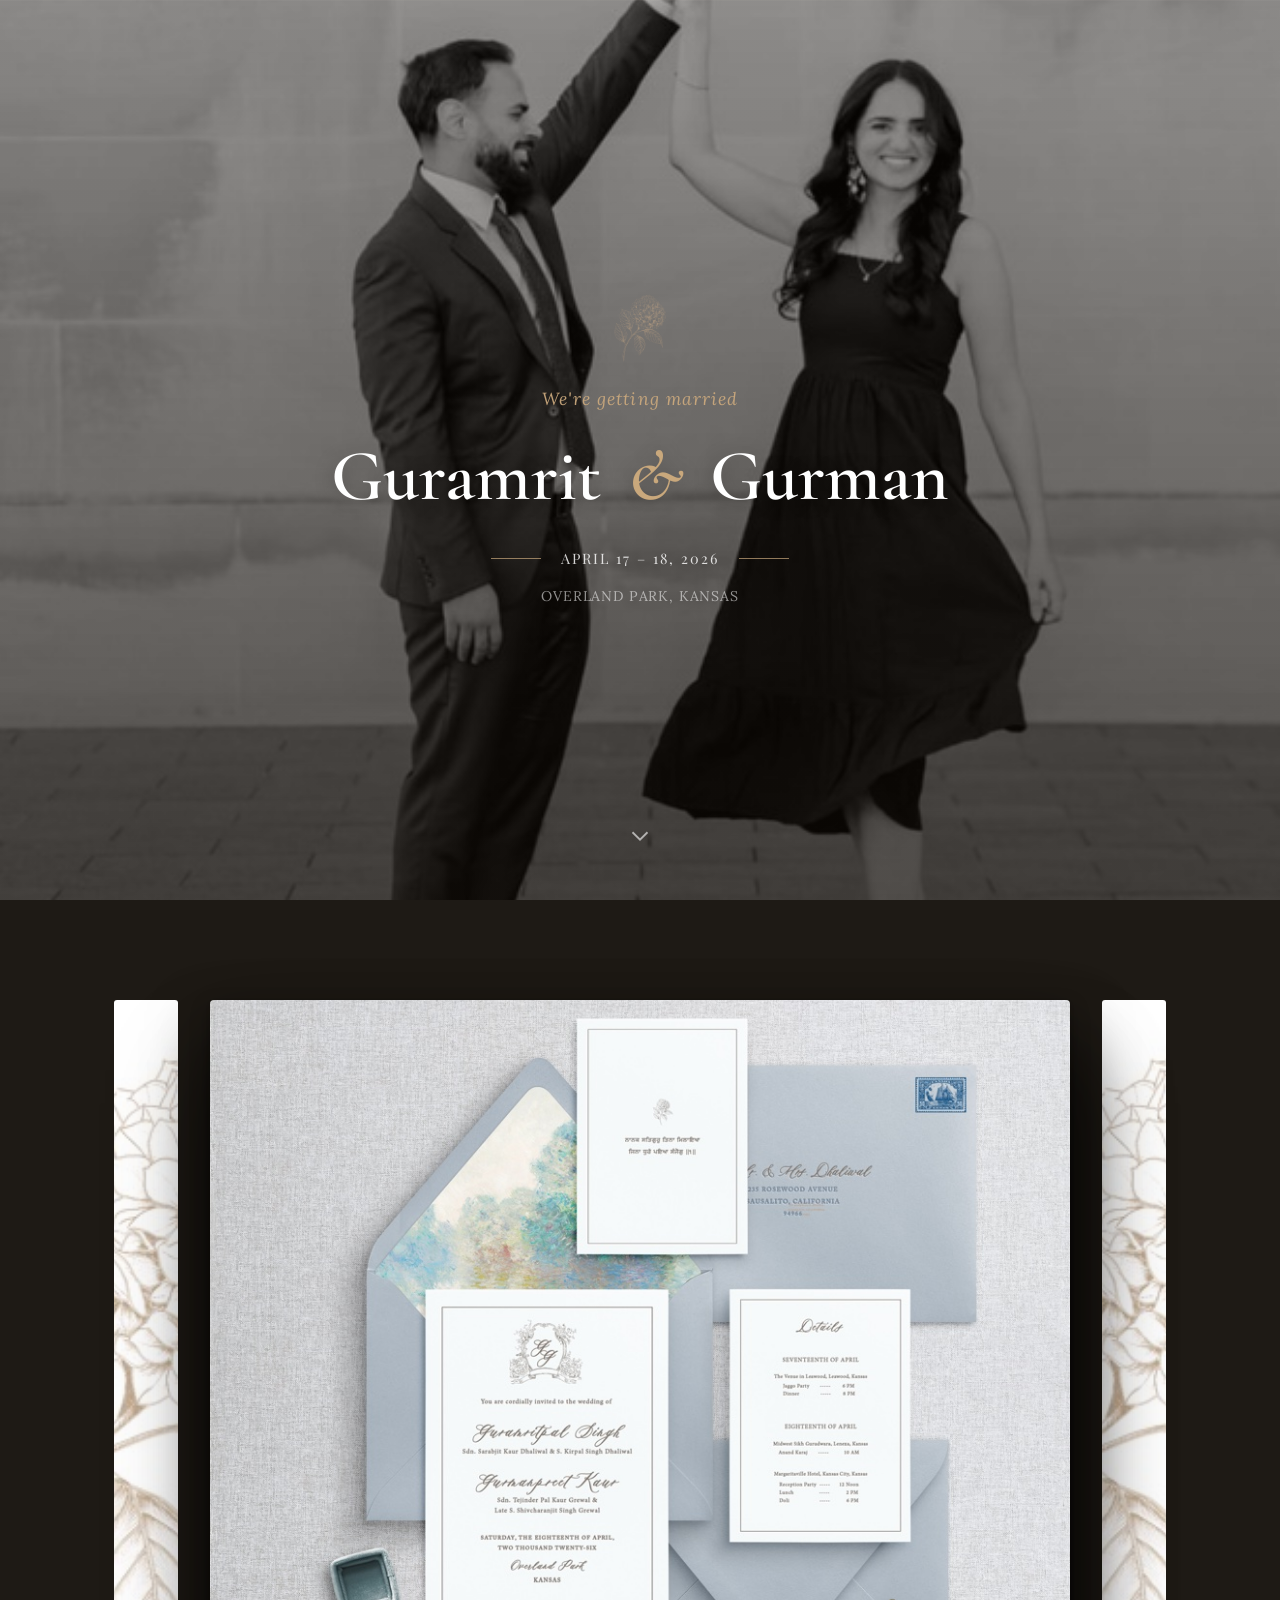
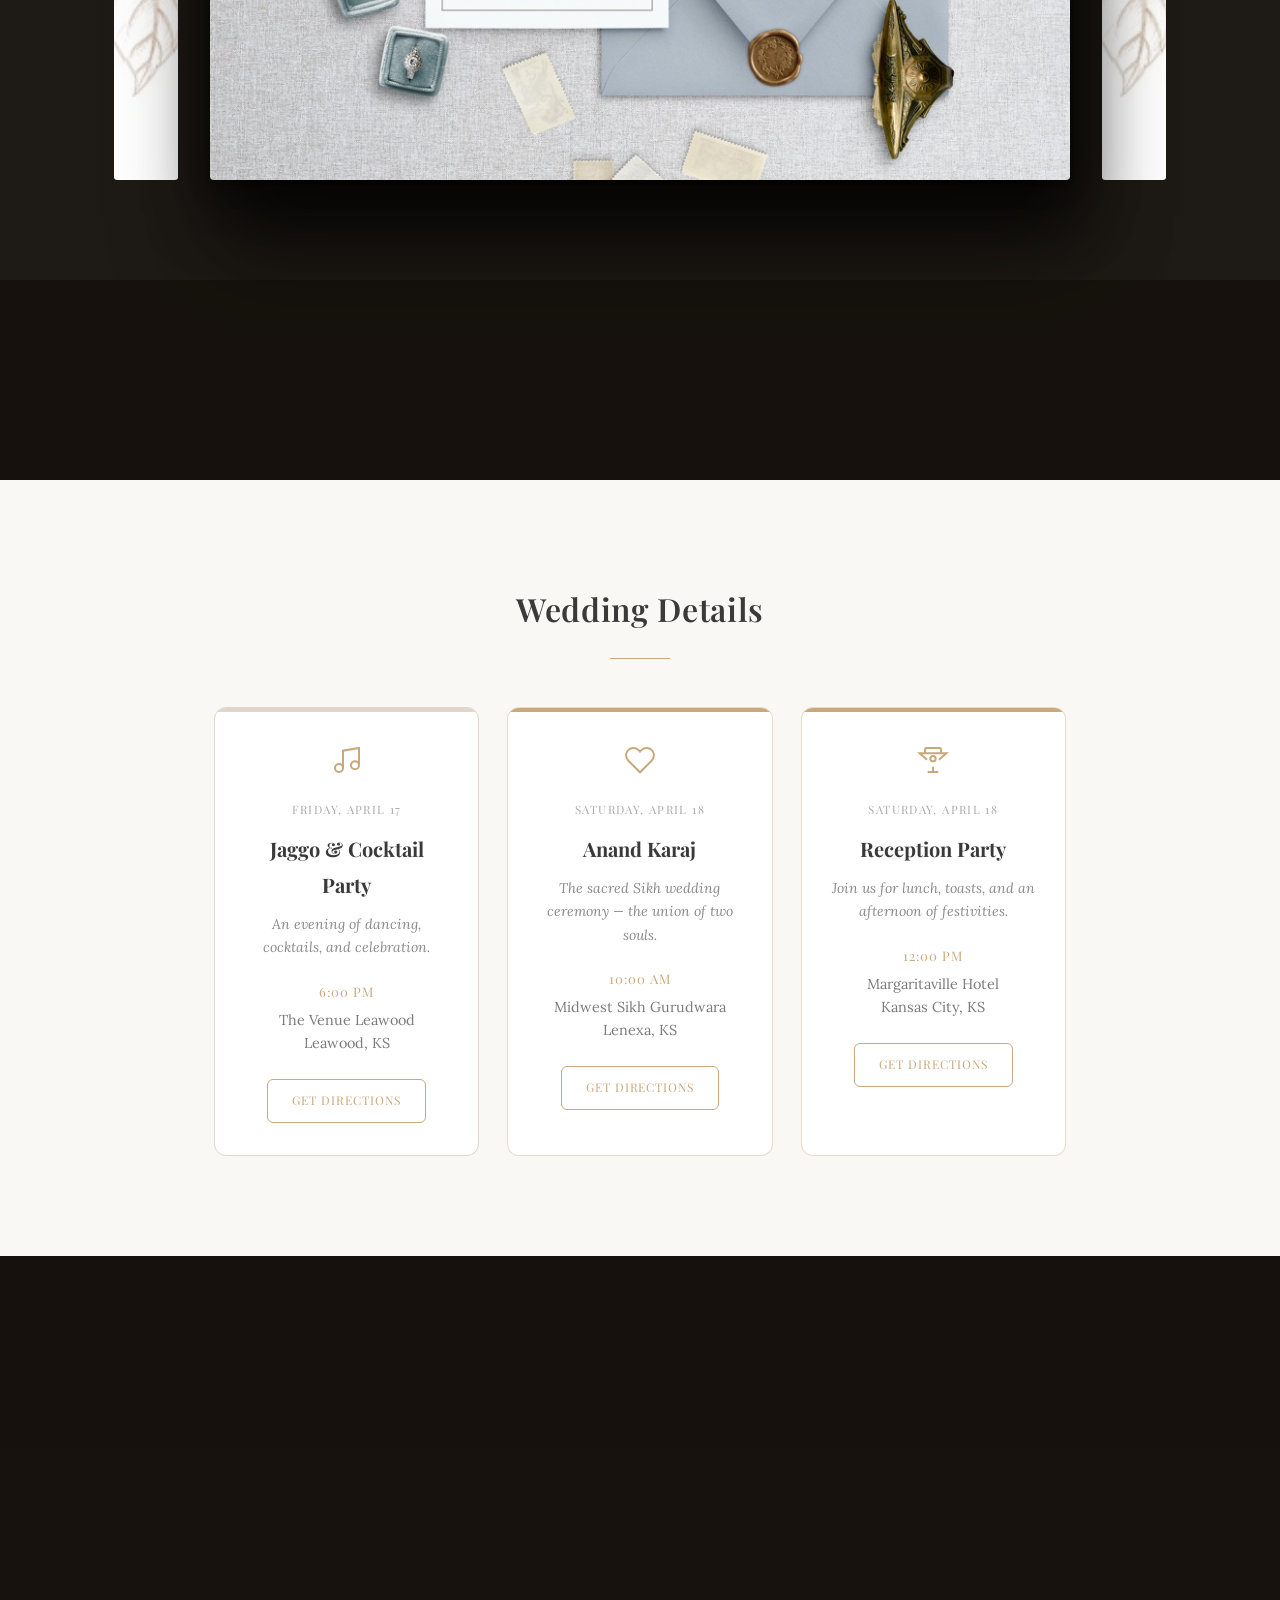
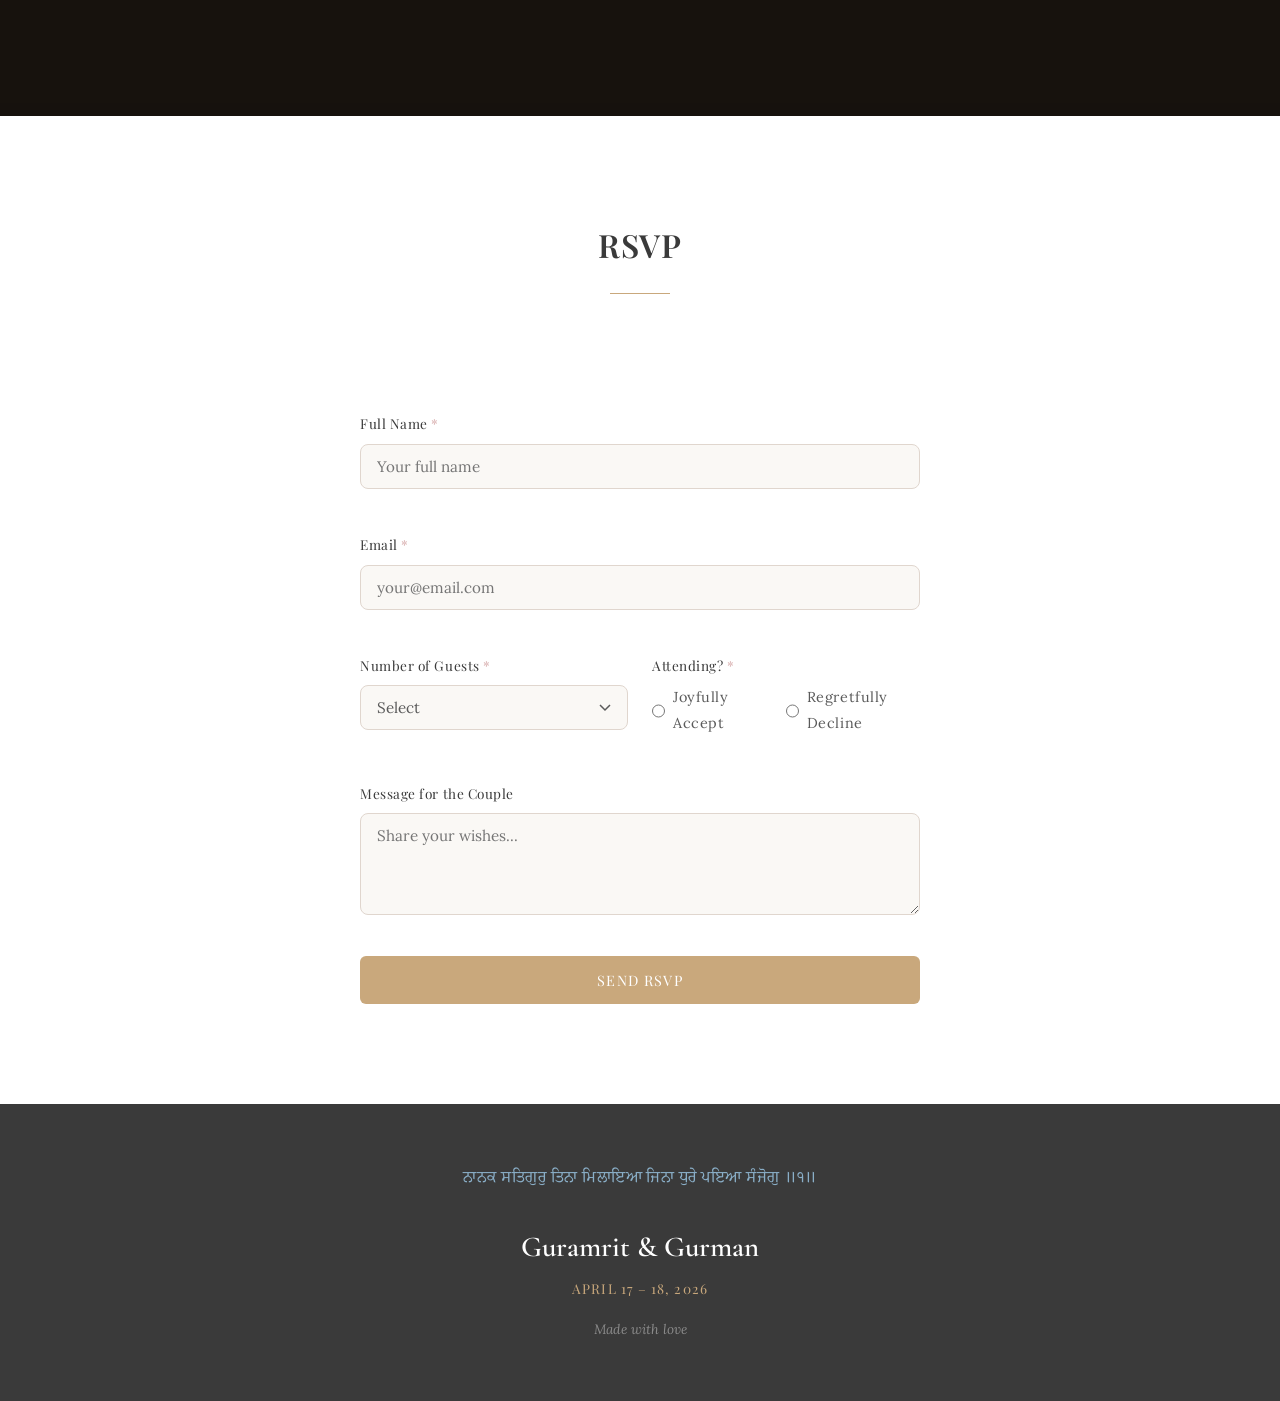
<file: index.html>
<!DOCTYPE html>
<html lang="en">
<head>
  <meta charset="UTF-8">
  <meta name="viewport" content="width=device-width, initial-scale=1.0">
  <title>Guramrit & Gurman — Wedding Invitation</title>
  <link rel="preconnect" href="https://fonts.googleapis.com">
  <link rel="preconnect" href="https://fonts.gstatic.com" crossorigin>
  <link href="https://fonts.googleapis.com/css2?family=Cormorant+Garamond:ital,wght@0,400;0,600;1,400&family=Lora:ital,wght@0,400;0,600;1,400&family=Noto+Serif+Gurmukhi:wght@400&family=Playfair+Display:wght@400;600;700&display=swap" rel="stylesheet">
  <link rel="stylesheet" href="css/style.css">
</head>
<body>
  <div class="bg-fixed"></div>

  <!-- Navigation -->
  <nav class="nav" id="nav">
    <ul>
<li><a href="#details">Details</a></li>
      <li><a href="#rsvp">RSVP</a></li>
    </ul>
  </nav>

  <!-- 1. Hero -->
  <section class="hero" id="hero">
    <div class="hero-content">
      <img src="images/32.png" alt="" class="hero-flower" aria-hidden="true">
      <p class="hero-tagline">We're getting married</p>
      <h1 class="hero-names">Guramrit <span class="amp">&amp;</span> Gurman</h1>
      <div class="hero-date">
        <span class="hero-date-line"></span>
        <span>April 17 &ndash; 18, 2026</span>
        <span class="hero-date-line"></span>
      </div>
      <p class="hero-venue">Overland Park, Kansas</p>
    </div>
    <a href="#story" class="scroll-indicator" aria-label="Scroll down">
      <svg width="30" height="30" viewBox="0 0 24 24" fill="none" stroke="currentColor" stroke-width="1.5">
        <polyline points="6 9 12 15 18 9"></polyline>
      </svg>
    </a>
  </section>


  <!-- 2. Invitation Suite -->
  <div class="invitation-suite" id="invitation">
    <div class="invitation-side-block">
      <picture>
        <source media="(max-width: 768px)" srcset="images/32-mobile.jpg">
        <img src="images/32-desktop.jpg" alt="" aria-hidden="true">
      </picture>
    </div>
    <div class="invitation-suite-card fade-in" id="invitationCard">
      <picture>
        <source media="(max-width: 768px)" srcset="images/custom-invitation-mobile.jpg">
        <img src="images/custom-invitation-desktop.jpg" alt="Wedding invitation suite">
      </picture>
    </div>
    <div class="invitation-side-block">
      <picture>
        <source media="(max-width: 768px)" srcset="images/32-mobile.jpg">
        <img src="images/32-desktop.jpg" alt="" aria-hidden="true">
      </picture>
    </div>
  </div>

  <!-- Photo Peek -->
  <div class="photo-peek"></div>

  <!-- 3. Wedding Details -->
  <section class="section section-ivory" id="details">
    <div class="container">
      <h2 class="section-title">Wedding Details</h2>
      <div class="divider"></div>
      <div class="venues-grid fade-in">

        <div class="venue-card">
          <div class="venue-card-top-bar"></div>
          <div class="venue-icon">
            <svg width="32" height="32" viewBox="0 0 24 24" fill="none" stroke="currentColor" stroke-width="1.5">
              <path d="M9 18V5l12-2v13"></path>
              <circle cx="6" cy="18" r="3"></circle>
              <circle cx="18" cy="16" r="3"></circle>
            </svg>
          </div>
          <div class="venue-day">Friday, April 17</div>
          <h3>Jaggo &amp; Cocktail Party</h3>
          <p class="venue-desc">An evening of dancing, cocktails, and celebration.</p>
          <p class="venue-time">6:00 PM</p>
          <p class="venue-address">The Venue Leawood<br>Leawood, KS</p>
          <a href="https://maps.google.com/?q=The+Venue+Leawood+Kansas" target="_blank" rel="noopener" class="btn btn-outline btn-sm">Get Directions</a>
        </div>

        <div class="venue-card venue-card-highlight">
          <div class="venue-card-top-bar"></div>
          <div class="venue-icon">
            <svg width="32" height="32" viewBox="0 0 24 24" fill="none" stroke="currentColor" stroke-width="1.5">
              <path d="M20.84 4.61a5.5 5.5 0 0 0-7.78 0L12 5.67l-1.06-1.06a5.5 5.5 0 0 0-7.78 7.78l1.06 1.06L12 21.23l7.78-7.78 1.06-1.06a5.5 5.5 0 0 0 0-7.78z"></path>
            </svg>
          </div>
          <div class="venue-day">Saturday, April 18</div>
          <h3>Anand Karaj</h3>
          <p class="venue-desc">The sacred Sikh wedding ceremony — the union of two souls.</p>
          <p class="venue-time">10:00 AM</p>
          <p class="venue-address">Midwest Sikh Gurudwara<br>Lenexa, KS</p>
          <a href="https://maps.google.com/?q=Midwest+Sikh+Gurudwara+Lenexa+Kansas" target="_blank" rel="noopener" class="btn btn-outline btn-sm">Get Directions</a>
        </div>

        <div class="venue-card venue-card-highlight">
          <div class="venue-card-top-bar"></div>
          <div class="venue-icon">
            <svg width="32" height="32" viewBox="0 0 24 24" fill="none" stroke="currentColor" stroke-width="1.5">
              <path d="M8 21h8m-4-4v4m-4.5-9.25L2 7h20l-5.5 4.75M6 7V4a1 1 0 0 1 1-1h10a1 1 0 0 1 1 1v3"></path>
              <circle cx="12" cy="11" r="2"></circle>
            </svg>
          </div>
          <div class="venue-day">Saturday, April 18</div>
          <h3>Reception Party</h3>
          <p class="venue-desc">Join us for lunch, toasts, and an afternoon of festivities.</p>
          <p class="venue-time">12:00 PM</p>
          <p class="venue-address">Margaritaville Hotel<br>Kansas City, KS</p>
          <a href="https://maps.google.com/?q=Margaritaville+Hotel+Kansas+City+Kansas" target="_blank" rel="noopener" class="btn btn-outline btn-sm">Get Directions</a>
        </div>

      </div>
    </div>
  </section>

  <!-- Photo Band -->
  <div class="photo-band"></div>

  <!-- 7. RSVP -->
  <section class="section section-white" id="rsvp">
    <div class="container">
      <h2 class="section-title">RSVP</h2>
      <div class="divider"></div>
      <p class="rsvp-subtitle fade-in">Kindly respond by March 26, 2026</p>
      <form class="rsvp-form fade-in" id="rsvpForm" novalidate>
        <div class="form-group">
          <label for="name">Full Name <span class="required">*</span></label>
          <input type="text" id="name" name="name" required placeholder="Your full name">
          <span class="error-msg" id="nameError"></span>
        </div>
        <div class="form-group">
          <label for="email">Email <span class="required">*</span></label>
          <input type="email" id="email" name="email" required placeholder="your@email.com">
          <span class="error-msg" id="emailError"></span>
        </div>
        <div class="form-row">
          <div class="form-group">
            <label for="guests">Number of Guests <span class="required">*</span></label>
            <select id="guests" name="guests" required>
              <option value="">Select</option>
              <option value="1">1</option>
              <option value="2">2</option>
              <option value="3">3</option>
              <option value="4">4</option>
              <option value="5">5</option>
              <option value="6">6</option>
            </select>
            <span class="error-msg" id="guestsError"></span>
          </div>
          <div class="form-group">
            <label>Attending? <span class="required">*</span></label>
            <div class="radio-group">
              <label class="radio-label">
                <input type="radio" name="attending" value="yes" required>
                <span>Joyfully Accept</span>
              </label>
              <label class="radio-label">
                <input type="radio" name="attending" value="no" required>
                <span>Regretfully Decline</span>
              </label>
            </div>
            <span class="error-msg" id="attendingError"></span>
          </div>
        </div>
        <div class="form-group">
          <label for="message">Message for the Couple</label>
          <textarea id="message" name="message" rows="4" placeholder="Share your wishes..."></textarea>
        </div>
        <button type="submit" class="btn btn-primary">Send RSVP</button>
      </form>
      <div class="rsvp-success" id="rsvpSuccess">
        <div class="success-icon">
          <svg width="48" height="48" viewBox="0 0 24 24" fill="none" stroke="currentColor" stroke-width="1.5">
            <path d="M22 11.08V12a10 10 0 1 1-5.93-9.14"></path>
            <polyline points="22 4 12 14.01 9 11.01"></polyline>
          </svg>
        </div>
        <h3>Thank You!</h3>
        <p>Your RSVP has been received. We can't wait to celebrate with you!</p>
      </div>
    </div>
  </section>

  <!-- 8. Footer -->
  <footer class="footer">
    <p class="footer-shabad">ਨਾਨਕ ਸਤਿਗੁਰੁ ਤਿਨਾ ਮਿਲਾਇਆ ਜਿਨਾ ਧੁਰੇ ਪਇਆ ਸੰਜੋਗੁ ॥੧॥</p>
    <p class="footer-names">Guramrit &amp; Gurman</p>
    <p class="footer-date">April 17 &ndash; 18, 2026</p>
    <p class="footer-love">Made with love</p>
  </footer>

  <!-- Lightbox -->
  <div class="lightbox" id="lightbox">
    <button class="lightbox-close" id="lightboxClose" aria-label="Close">&times;</button>
    <img src="images/custom-invitation-desktop.jpg" alt="Wedding invitation suite" class="lightbox-img">
  </div>

  <script src="js/script.js"></script>
</body>
</html>
</file>
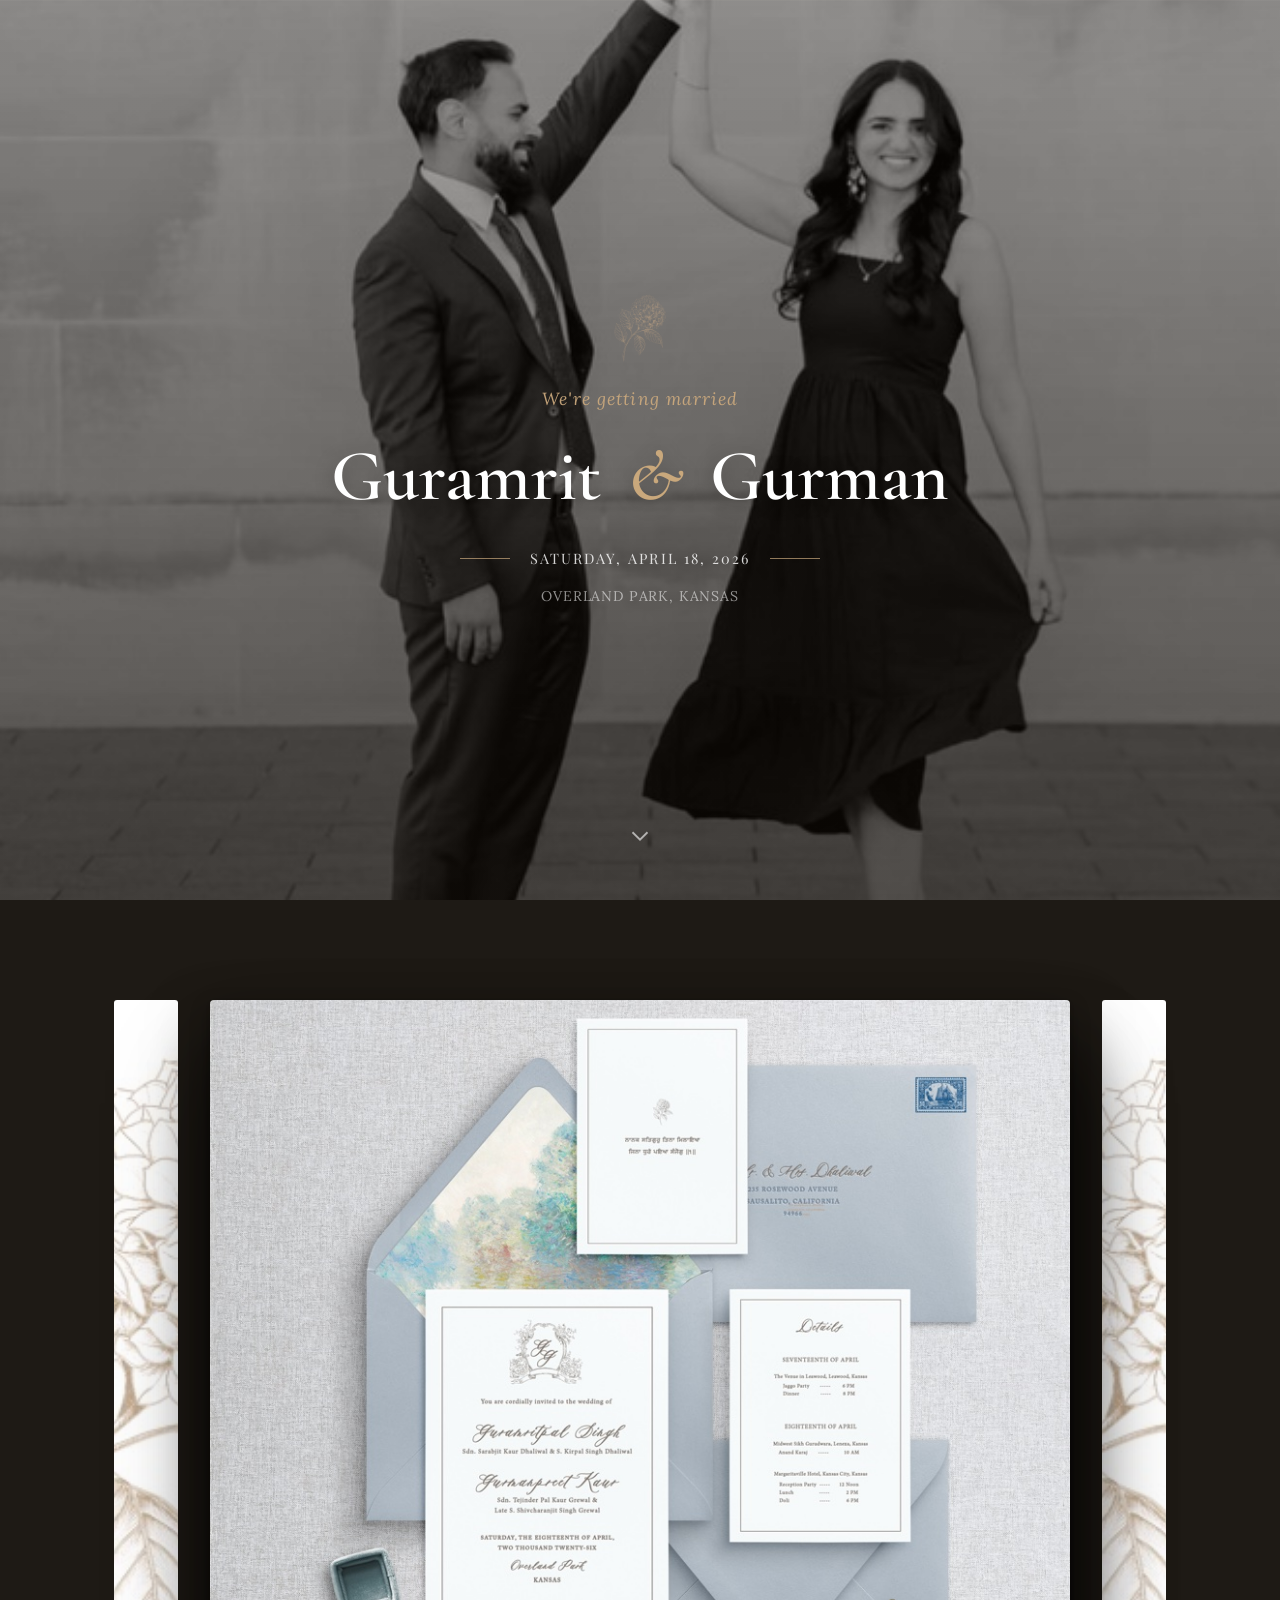
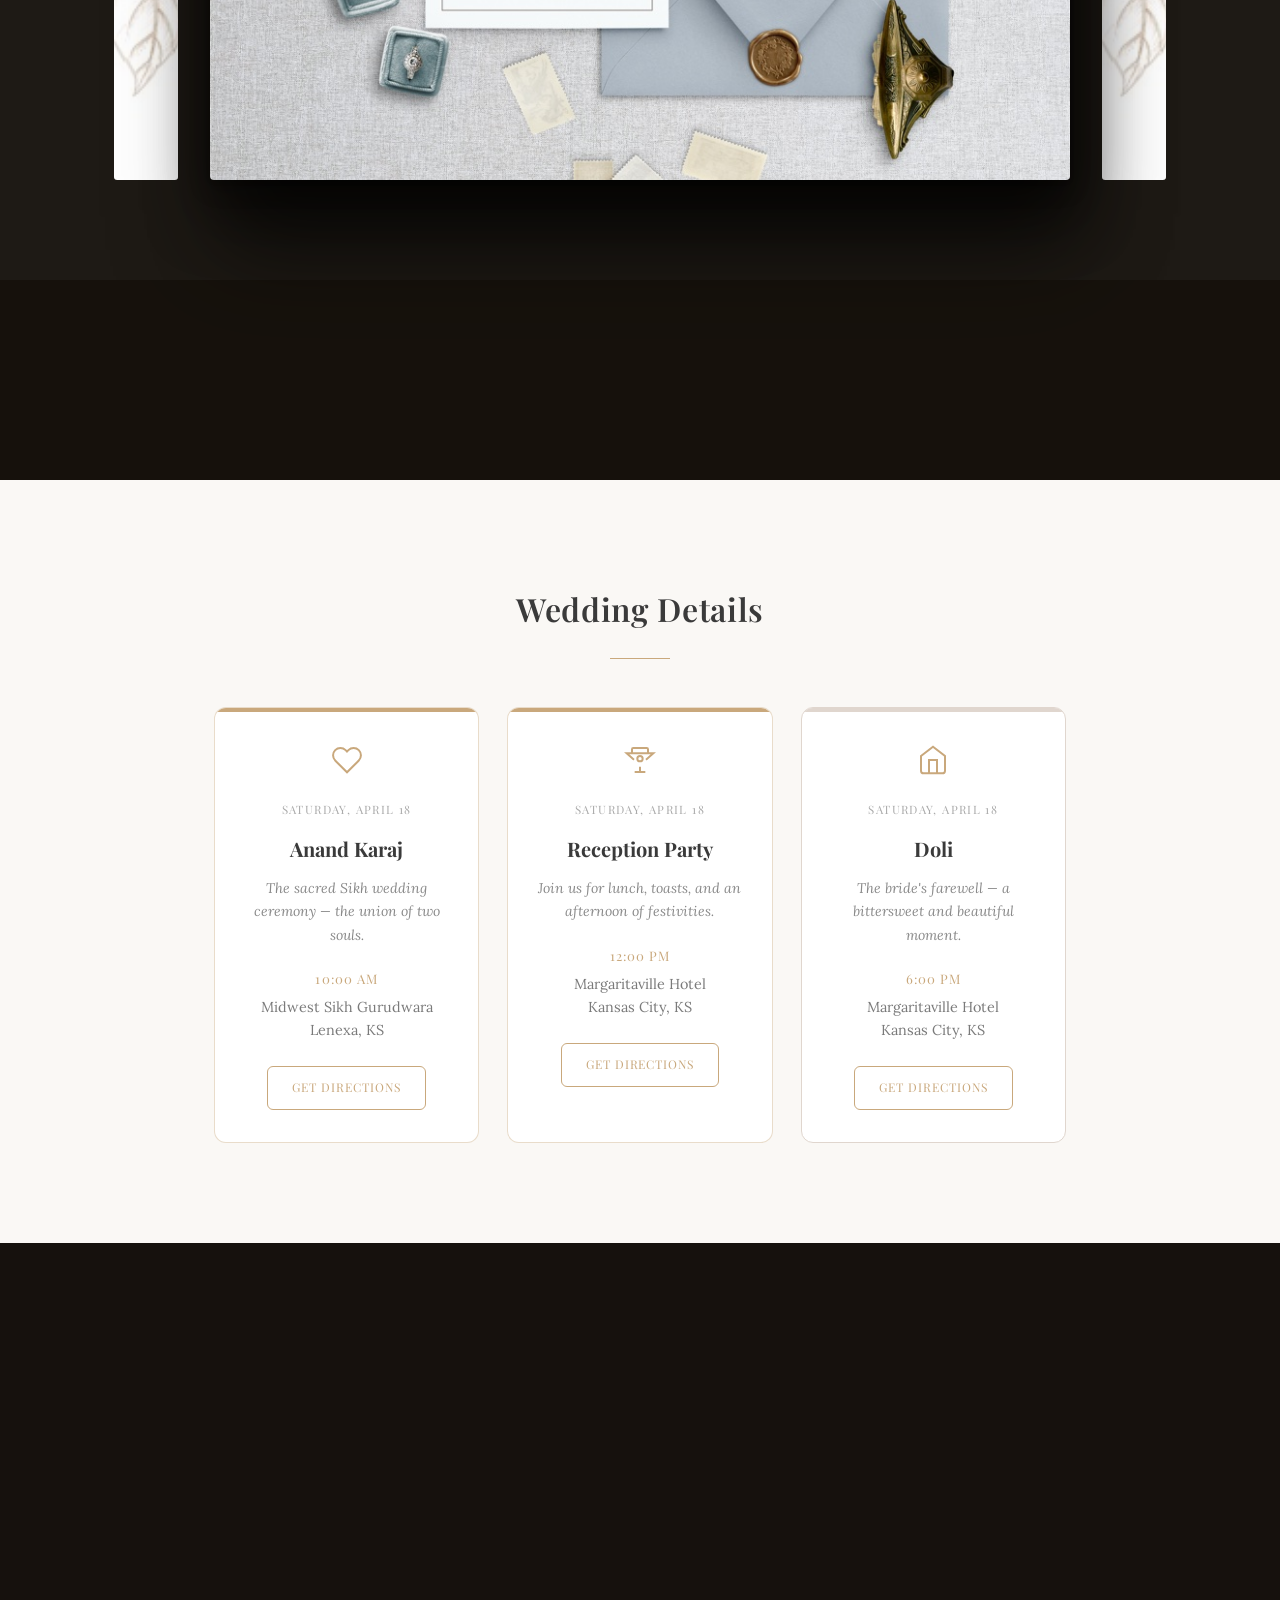
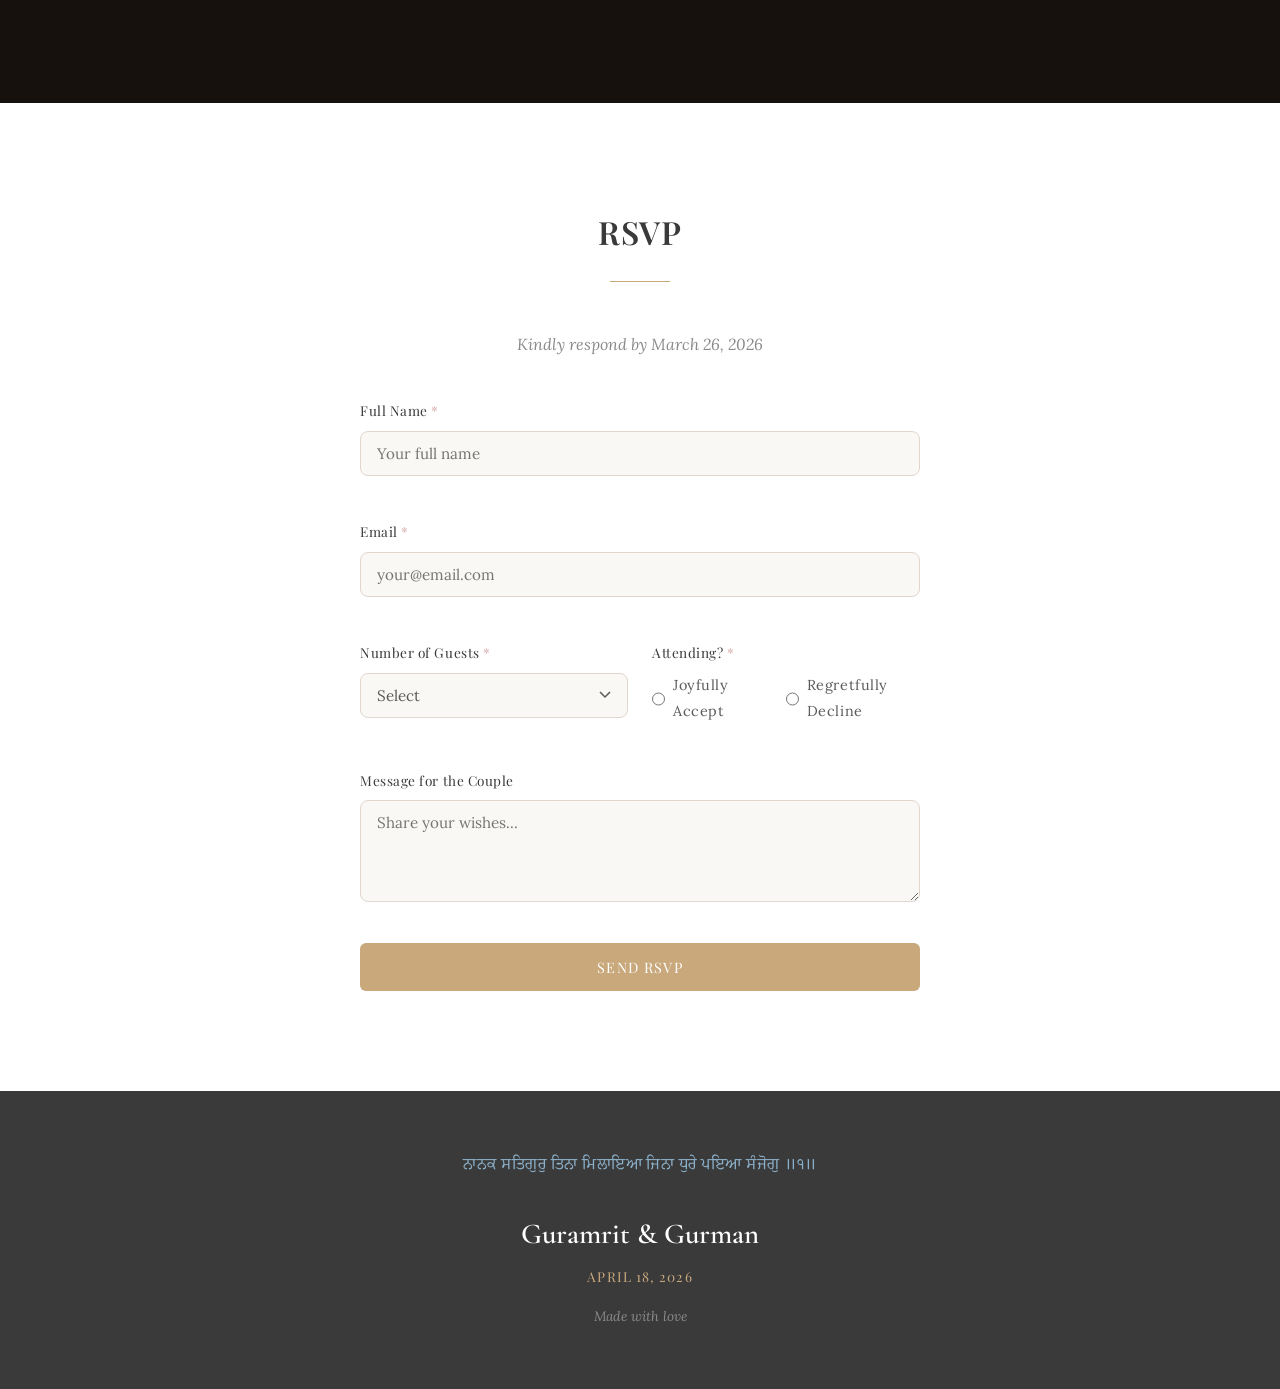
<file: ceremony.html>
<!DOCTYPE html>
<html lang="en">
<head>
  <meta charset="UTF-8">
  <meta name="viewport" content="width=device-width, initial-scale=1.0">
  <title>Guramrit & Gurman — Wedding Ceremony</title>
  <link rel="preconnect" href="https://fonts.googleapis.com">
  <link rel="preconnect" href="https://fonts.gstatic.com" crossorigin>
  <link href="https://fonts.googleapis.com/css2?family=Cormorant+Garamond:ital,wght@0,400;0,600;1,400&family=Lora:ital,wght@0,400;0,600;1,400&family=Noto+Serif+Gurmukhi:wght@400&family=Playfair+Display:wght@400;600;700&display=swap" rel="stylesheet">
  <link rel="stylesheet" href="css/style.css">
</head>
<body>
  <div class="bg-fixed"></div>

  <!-- Navigation -->
  <nav class="nav" id="nav">
    <ul>
      <li><a href="#invitation">Invitation</a></li>
      <li><a href="#details">Details</a></li>
      <li><a href="#rsvp">RSVP</a></li>
    </ul>
  </nav>

  <!-- 1. Hero -->
  <section class="hero" id="hero">
    <div class="hero-content">
      <img src="images/32.png" alt="" class="hero-flower" aria-hidden="true">
      <p class="hero-tagline">We're getting married</p>
      <h1 class="hero-names">Guramrit <span class="amp">&amp;</span> Gurman</h1>
      <div class="hero-date">
        <span class="hero-date-line"></span>
        <span>Saturday, April 18, 2026</span>
        <span class="hero-date-line"></span>
      </div>
      <p class="hero-venue">Overland Park, Kansas</p>
    </div>
    <a href="#story" class="scroll-indicator" aria-label="Scroll down">
      <svg width="30" height="30" viewBox="0 0 24 24" fill="none" stroke="currentColor" stroke-width="1.5">
        <polyline points="6 9 12 15 18 9"></polyline>
      </svg>
    </a>
  </section>


  <!-- 2. Invitation Suite -->
  <div class="invitation-suite" id="invitation">
    <div class="invitation-side-block">
      <picture>
        <source media="(max-width: 768px)" srcset="images/32-mobile.jpg">
        <img src="images/32-desktop.jpg" alt="" aria-hidden="true">
      </picture>
    </div>
    <div class="invitation-suite-card fade-in" id="invitationCard">
      <picture>
        <source media="(max-width: 768px)" srcset="images/custom-invitation-mobile.jpg">
        <img src="images/custom-invitation-desktop.jpg" alt="Wedding invitation suite">
      </picture>
    </div>
    <div class="invitation-side-block">
      <picture>
        <source media="(max-width: 768px)" srcset="images/32-mobile.jpg">
        <img src="images/32-desktop.jpg" alt="" aria-hidden="true">
      </picture>
    </div>
  </div>

  <!-- Photo Peek -->
  <div class="photo-peek"></div>

  <!-- 3. Wedding Details -->
  <section class="section section-ivory" id="details">
    <div class="container">
      <h2 class="section-title">Wedding Details</h2>
      <div class="divider"></div>
      <div class="venues-grid fade-in">

        <div class="venue-card venue-card-highlight">
          <div class="venue-card-top-bar"></div>
          <div class="venue-icon">
            <svg width="32" height="32" viewBox="0 0 24 24" fill="none" stroke="currentColor" stroke-width="1.5">
              <path d="M20.84 4.61a5.5 5.5 0 0 0-7.78 0L12 5.67l-1.06-1.06a5.5 5.5 0 0 0-7.78 7.78l1.06 1.06L12 21.23l7.78-7.78 1.06-1.06a5.5 5.5 0 0 0 0-7.78z"></path>
            </svg>
          </div>
          <div class="venue-day">Saturday, April 18</div>
          <h3>Anand Karaj</h3>
          <p class="venue-desc">The sacred Sikh wedding ceremony — the union of two souls.</p>
          <p class="venue-time">10:00 AM</p>
          <p class="venue-address">Midwest Sikh Gurudwara<br>Lenexa, KS</p>
          <a href="https://maps.google.com/?q=Midwest+Sikh+Gurudwara+Lenexa+Kansas" target="_blank" rel="noopener" class="btn btn-outline btn-sm">Get Directions</a>
        </div>

        <div class="venue-card venue-card-highlight">
          <div class="venue-card-top-bar"></div>
          <div class="venue-icon">
            <svg width="32" height="32" viewBox="0 0 24 24" fill="none" stroke="currentColor" stroke-width="1.5">
              <path d="M8 21h8m-4-4v4m-4.5-9.25L2 7h20l-5.5 4.75M6 7V4a1 1 0 0 1 1-1h10a1 1 0 0 1 1 1v3"></path>
              <circle cx="12" cy="11" r="2"></circle>
            </svg>
          </div>
          <div class="venue-day">Saturday, April 18</div>
          <h3>Reception Party</h3>
          <p class="venue-desc">Join us for lunch, toasts, and an afternoon of festivities.</p>
          <p class="venue-time">12:00 PM</p>
          <p class="venue-address">Margaritaville Hotel<br>Kansas City, KS</p>
          <a href="https://maps.google.com/?q=Margaritaville+Hotel+Kansas+City+Kansas" target="_blank" rel="noopener" class="btn btn-outline btn-sm">Get Directions</a>
        </div>

        <div class="venue-card">
          <div class="venue-card-top-bar"></div>
          <div class="venue-icon">
            <svg width="32" height="32" viewBox="0 0 24 24" fill="none" stroke="currentColor" stroke-width="1.5">
              <path d="M3 9l9-7 9 7v11a2 2 0 0 1-2 2H5a2 2 0 0 1-2-2z"></path>
              <polyline points="9 22 9 12 15 12 15 22"></polyline>
            </svg>
          </div>
          <div class="venue-day">Saturday, April 18</div>
          <h3>Doli</h3>
          <p class="venue-desc">The bride's farewell — a bittersweet and beautiful moment.</p>
          <p class="venue-time">6:00 PM</p>
          <p class="venue-address">Margaritaville Hotel<br>Kansas City, KS</p>
          <a href="https://maps.google.com/?q=Margaritaville+Hotel+Kansas+City+Kansas" target="_blank" rel="noopener" class="btn btn-outline btn-sm">Get Directions</a>
        </div>

      </div>
    </div>
  </section>

  <!-- Photo Band -->
  <div class="photo-band"></div>

  <!-- 7. RSVP -->
  <section class="section section-white" id="rsvp">
    <div class="container">
      <h2 class="section-title">RSVP</h2>
      <div class="divider"></div>
      <p class="rsvp-subtitle fade-in">Kindly respond by March 26, 2026</p>
      <form class="rsvp-form fade-in" id="rsvpForm" novalidate>
        <div class="form-group">
          <label for="name">Full Name <span class="required">*</span></label>
          <input type="text" id="name" name="name" required placeholder="Your full name">
          <span class="error-msg" id="nameError"></span>
        </div>
        <div class="form-group">
          <label for="email">Email <span class="required">*</span></label>
          <input type="email" id="email" name="email" required placeholder="your@email.com">
          <span class="error-msg" id="emailError"></span>
        </div>
        <div class="form-row">
          <div class="form-group">
            <label for="guests">Number of Guests <span class="required">*</span></label>
            <select id="guests" name="guests" required>
              <option value="">Select</option>
              <option value="1">1</option>
              <option value="2">2</option>
              <option value="3">3</option>
              <option value="4">4</option>
              <option value="5">5</option>
              <option value="6">6</option>
            </select>
            <span class="error-msg" id="guestsError"></span>
          </div>
          <div class="form-group">
            <label>Attending? <span class="required">*</span></label>
            <div class="radio-group">
              <label class="radio-label">
                <input type="radio" name="attending" value="yes" required>
                <span>Joyfully Accept</span>
              </label>
              <label class="radio-label">
                <input type="radio" name="attending" value="no" required>
                <span>Regretfully Decline</span>
              </label>
            </div>
            <span class="error-msg" id="attendingError"></span>
          </div>
        </div>
        <div class="form-group">
          <label for="message">Message for the Couple</label>
          <textarea id="message" name="message" rows="4" placeholder="Share your wishes..."></textarea>
        </div>
        <button type="submit" class="btn btn-primary">Send RSVP</button>
      </form>
      <div class="rsvp-success" id="rsvpSuccess">
        <div class="success-icon">
          <svg width="48" height="48" viewBox="0 0 24 24" fill="none" stroke="currentColor" stroke-width="1.5">
            <path d="M22 11.08V12a10 10 0 1 1-5.93-9.14"></path>
            <polyline points="22 4 12 14.01 9 11.01"></polyline>
          </svg>
        </div>
        <h3>Thank You!</h3>
        <p>Your RSVP has been received. We can't wait to celebrate with you!</p>
      </div>
    </div>
  </section>

  <!-- 8. Footer -->
  <footer class="footer">
    <p class="footer-shabad">ਨਾਨਕ ਸਤਿਗੁਰੁ ਤਿਨਾ ਮਿਲਾਇਆ ਜਿਨਾ ਧੁਰੇ ਪਇਆ ਸੰਜੋਗੁ ॥੧॥</p>
    <p class="footer-names">Guramrit &amp; Gurman</p>
    <p class="footer-date">April 18, 2026</p>
    <p class="footer-love">Made with love</p>
  </footer>

  <!-- Lightbox -->
  <div class="lightbox" id="lightbox">
    <button class="lightbox-close" id="lightboxClose" aria-label="Close">&times;</button>
    <img src="images/custom-invitation-desktop.jpg" alt="Wedding invitation suite" class="lightbox-img">
  </div>

  <script src="js/script.js"></script>
</body>
</html>
</file>
<file: css/style.css>
/* ========================================
   Wedding Invitation — Guramrit & Gurman
   ======================================== */

/* --- Reset & Base --- */
*,
*::before,
*::after {
  margin: 0;
  padding: 0;
  box-sizing: border-box;
}

html {
  scroll-behavior: smooth;
  font-size: 16px;
}

body {
  font-family: 'Lora', Georgia, serif;
  color: #5a5a5a;
  background-color: #1a1510;
  line-height: 1.8;
  -webkit-font-smoothing: antialiased;
}

.bg-fixed {
  position: fixed;
  top: 0;
  left: 0;
  width: 100%;
  height: 100%;
  z-index: -1;
  background-image: url('../images/gallery/gallery-bw-dancing.jpeg');
  background-size: cover;
  background-position: center 60%;
  background-repeat: no-repeat;
}

img {
  max-width: 100%;
  display: block;
}

a {
  color: #c9a87c;
  text-decoration: none;
  transition: color 0.3s;
}

a:hover {
  color: #b8935f;
}

/* --- Utility --- */
.container {
  max-width: 900px;
  margin: 0 auto;
  padding: 0 24px;
}

.required {
  color: #d4a5a5;
}


/* --- Navigation --- */
.nav {
  position: fixed;
  top: 0;
  left: 0;
  right: 0;
  z-index: 100;
  background: rgba(250, 248, 245, 0.92);
  backdrop-filter: blur(10px);
  border-bottom: 1px solid #e0d6ce;
  transform: translateY(-100%);
  transition: transform 0.4s ease;
}

.nav.visible {
  transform: translateY(0);
}

.nav ul {
  display: flex;
  justify-content: center;
  gap: 32px;
  list-style: none;
  padding: 16px 24px;
}

.nav a {
  font-family: 'Playfair Display', serif;
  font-size: 0.85rem;
  letter-spacing: 0.08em;
  text-transform: uppercase;
  color: #5a5a5a;
}

.nav a:hover {
  color: #c9a87c;
}

/* --- Section Base --- */
.section {
  padding: 100px 0;
}

.section-ivory {
  background-color: #faf8f5;
}

.section-white {
  background-color: #ffffff;
}

.section-title {
  font-family: 'Playfair Display', serif;
  font-size: 2rem;
  font-weight: 600;
  color: #3a3a3a;
  text-align: center;
  letter-spacing: 0.02em;
}

.divider {
  width: 60px;
  height: 1px;
  background-color: #c9a87c;
  margin: 20px auto 48px;
}

.divider-light {
  background-color: rgba(255, 255, 255, 0.5);
}

/* --- Fade-in Animation --- */
.fade-in {
  opacity: 0;
  transform: translateY(24px);
  transition: opacity 0.8s ease, transform 0.8s ease;
}

.fade-in.visible {
  opacity: 1;
  transform: translateY(0);
}

/* ========================================
   1. Hero
   ======================================== */
.hero {
  min-height: 100vh;
  display: flex;
  flex-direction: column;
  align-items: center;
  justify-content: center;
  text-align: center;
  padding: 40px 24px;
  position: relative;
  background: transparent;
}

.hero::before {
  content: '';
  position: absolute;
  inset: 0;
  background: linear-gradient(
    to bottom,
    rgba(15, 10, 5, 0.35) 0%,
    rgba(15, 10, 5, 0.50) 50%,
    rgba(15, 10, 5, 0.65) 100%
  );
  pointer-events: none;
}

.hero-content {
  position: relative;
  z-index: 1;
}

.hero-flower {
  width: 72px;
  height: 72px;
  margin: 0 auto 20px;
  display: block;
  border-radius: 2px;
  opacity: 0.9;
}

.hero-tagline {
  font-family: 'Lora', serif;
  font-style: italic;
  font-size: 1.1rem;
  color: rgba(201, 168, 124, 0.95);
  margin-bottom: 20px;
  letter-spacing: 0.06em;
}

.hero-names {
  font-family: 'Cormorant Garamond', serif;
  font-size: 4.5rem;
  font-weight: 600;
  color: #ffffff;
  line-height: 1.15;
  margin-bottom: 28px;
  text-shadow: 0 2px 20px rgba(0, 0, 0, 0.3);
}

.hero-names .amp {
  font-style: italic;
  color: #c9a87c;
  display: inline-block;
  margin: 0 10px;
}

.hero-date {
  display: flex;
  align-items: center;
  justify-content: center;
  gap: 20px;
  font-family: 'Playfair Display', serif;
  font-size: 0.9rem;
  letter-spacing: 0.14em;
  text-transform: uppercase;
  color: rgba(255, 255, 255, 0.82);
  margin-bottom: 12px;
}

.hero-date-line {
  display: block;
  width: 50px;
  height: 1px;
  background: rgba(201, 168, 124, 0.7);
}

.hero-venue {
  font-size: 0.88rem;
  color: rgba(255, 255, 255, 0.55);
  letter-spacing: 0.06em;
  text-transform: uppercase;
}

.scroll-indicator {
  position: absolute;
  bottom: 40px;
  color: rgba(255, 255, 255, 0.6);
  z-index: 1;
  animation: bounce 2s infinite;
}

@keyframes bounce {
  0%, 20%, 50%, 80%, 100% { transform: translateY(0); }
  40% { transform: translateY(8px); }
  60% { transform: translateY(4px); }
}

/* ========================================
   2. Our Story
   ======================================== */
.story-content {
  max-width: 640px;
  margin: 0 auto;
  text-align: center;
}

.story-content p {
  margin-bottom: 20px;
  font-size: 1.05rem;
}


/* ========================================
   3. Event Details
   ======================================== */
.details-cards {
  display: grid;
  grid-template-columns: repeat(3, 1fr);
  gap: 32px;
}

.detail-card {
  text-align: center;
  padding: 40px 24px;
  background: #faf8f5;
  border: 1px solid #e0d6ce;
  border-radius: 12px;
  transition: transform 0.3s ease, box-shadow 0.3s ease;
}

.detail-card:hover {
  transform: translateY(-4px);
  box-shadow: 0 8px 30px rgba(0, 0, 0, 0.06);
}

.detail-icon {
  color: #c9a87c;
  margin-bottom: 16px;
}

.detail-card h3 {
  font-family: 'Playfair Display', serif;
  font-size: 1.2rem;
  color: #3a3a3a;
  margin-bottom: 8px;
}

.detail-sub {
  font-size: 0.85rem;
  color: #8a8a8a;
  margin-top: 4px;
}

/* ========================================
   4. Timeline
   ======================================== */
.timeline {
  position: relative;
  max-width: 600px;
  margin: 0 auto;
  padding-left: 40px;
}

.timeline::before {
  content: '';
  position: absolute;
  left: 7px;
  top: 8px;
  bottom: 8px;
  width: 1px;
  background-color: #e0d6ce;
}

.timeline-day {
  position: relative;
  padding-bottom: 24px;
  margin-left: -40px;
  padding-left: 0;
  text-align: center;
}

.timeline-day-title {
  font-family: 'Playfair Display', serif;
  font-size: 1.2rem;
  color: #3a3a3a;
  margin-bottom: 4px;
}

.timeline-day-divider {
  margin-top: 16px;
  padding-top: 32px;
  border-top: 1px solid #e0d6ce;
}

.timeline-day-venue {
  font-size: 0.85rem;
  color: #c9a87c;
  font-style: italic;
}

.timeline-item {
  position: relative;
  padding-bottom: 40px;
  display: grid;
  grid-template-columns: 1fr;
  gap: 4px;
}

.timeline-item:last-child {
  padding-bottom: 0;
}

.timeline-dot {
  position: absolute;
  left: -40px;
  top: 4px;
  width: 15px;
  height: 15px;
  border-radius: 50%;
  border: 2px solid #c9a87c;
  background: #faf8f5;
  z-index: 1;
}

.timeline-dot-accent {
  background: #c9a87c;
}

.section-white .timeline-dot {
  background: #ffffff;
}

.section-white .timeline-dot.timeline-dot-accent {
  background: #c9a87c;
}

.timeline-time {
  font-family: 'Playfair Display', serif;
  font-size: 0.85rem;
  color: #c9a87c;
  letter-spacing: 0.06em;
  text-transform: uppercase;
}

.timeline-content h3 {
  font-family: 'Playfair Display', serif;
  font-size: 1.15rem;
  color: #3a3a3a;
  margin-bottom: 4px;
}

.timeline-content p {
  font-size: 0.92rem;
  color: #7a7a7a;
}

/* ========================================
   5. Photo Gallery
   ======================================== */
.gallery-grid {
  display: grid;
  grid-template-columns: repeat(4, 1fr);
  grid-auto-rows: 240px;
  gap: 16px;
}

.gallery-item {
  border-radius: 12px;
  overflow: hidden;
  cursor: pointer;
  transition: transform 0.3s ease, box-shadow 0.3s ease;
}

.gallery-item:hover {
  transform: scale(1.03);
  box-shadow: 0 8px 30px rgba(0, 0, 0, 0.1);
}

.gallery-item img {
  width: 100%;
  height: 100%;
  object-fit: cover;
}

.gallery-item-tall {
  grid-row: span 2;
}

/* ========================================
   6. Venues / Getting There
   ======================================== */
.venues-grid {
  display: grid;
  grid-template-columns: repeat(auto-fit, minmax(240px, 1fr));
  gap: 28px;
}

.venue-card {
  position: relative;
  padding: 36px 28px 32px;
  border: 1px solid #e0d6ce;
  border-radius: 12px;
  background: #ffffff;
  text-align: center;
  overflow: hidden;
  transition: transform 0.3s ease, box-shadow 0.3s ease;
}

.venue-card:hover {
  transform: translateY(-5px);
  box-shadow: 0 12px 40px rgba(0, 0, 0, 0.08);
}

.venue-card-top-bar {
  position: absolute;
  top: 0;
  left: 0;
  right: 0;
  height: 4px;
  background: #e0d6ce;
}

.venue-card-highlight .venue-card-top-bar {
  background: #c9a87c;
}

.venue-card-highlight {
  border-color: rgba(201, 168, 124, 0.4);
}


.venue-icon {
  color: #c9a87c;
  margin-bottom: 16px;
}

.venue-day {
  font-family: 'Playfair Display', serif;
  font-size: 0.72rem;
  text-transform: uppercase;
  letter-spacing: 0.12em;
  color: #aaa;
  margin-bottom: 10px;
}

.venue-card h3 {
  font-family: 'Playfair Display', serif;
  font-size: 1.25rem;
  color: #3a3a3a;
  margin-bottom: 10px;
}

.venue-desc {
  font-size: 0.88rem;
  font-style: italic;
  color: #8a8a8a;
  line-height: 1.65;
  margin-bottom: 20px;
}

.venue-time {
  display: block;
  font-family: 'Playfair Display', serif;
  font-size: 0.82rem;
  letter-spacing: 0.08em;
  text-transform: uppercase;
  color: #c9a87c;
  margin-bottom: 6px;
}

.venue-address {
  font-size: 0.9rem;
  color: #7a7a7a;
  line-height: 1.6;
  margin-bottom: 24px;
}

/* --- Buttons --- */
.btn {
  display: inline-block;
  font-family: 'Playfair Display', serif;
  font-size: 0.85rem;
  letter-spacing: 0.08em;
  text-transform: uppercase;
  padding: 12px 32px;
  border-radius: 6px;
  cursor: pointer;
  transition: all 0.3s ease;
  border: none;
}

.btn-sm {
  font-size: 0.75rem;
  padding: 10px 24px;
}

.btn-outline {
  border: 1px solid #c9a87c;
  color: #c9a87c;
  background: transparent;
}

.btn-outline:hover {
  background: #c9a87c;
  color: #ffffff;
}

.btn-primary {
  background: #c9a87c;
  color: #ffffff;
  font-size: 0.9rem;
  padding: 14px 48px;
}

.btn-primary:hover {
  background: #b8935f;
}

/* ========================================
   7. RSVP Form
   ======================================== */
.rsvp-subtitle {
  text-align: center;
  font-style: italic;
  color: #8a8a8a;
  margin-bottom: 40px;
}

.rsvp-form {
  max-width: 560px;
  margin: 0 auto;
}

.form-group {
  margin-bottom: 24px;
}

.form-row {
  display: grid;
  grid-template-columns: 1fr 1fr;
  gap: 24px;
}

label {
  display: block;
  font-family: 'Playfair Display', serif;
  font-size: 0.85rem;
  letter-spacing: 0.04em;
  color: #3a3a3a;
  margin-bottom: 8px;
}

input[type="text"],
input[type="email"],
select,
textarea {
  width: 100%;
  font-family: 'Lora', serif;
  font-size: 0.95rem;
  padding: 12px 16px;
  border: 1px solid #e0d6ce;
  border-radius: 8px;
  background: #faf8f5;
  color: #5a5a5a;
  transition: border-color 0.3s, box-shadow 0.3s;
  outline: none;
}

input:focus,
select:focus,
textarea:focus {
  border-color: #c9a87c;
  box-shadow: 0 0 0 3px rgba(201, 168, 124, 0.1);
}

input.error,
select.error {
  border-color: #d4a5a5;
}

.error-msg {
  display: block;
  font-size: 0.8rem;
  color: #d4a5a5;
  margin-top: 4px;
  min-height: 1.2em;
}

select {
  appearance: none;
  background-image: url("data:image/svg+xml,%3Csvg width='12' height='8' viewBox='0 0 12 8' fill='none' xmlns='http://www.w3.org/2000/svg'%3E%3Cpath d='M1 1L6 6L11 1' stroke='%235a5a5a' stroke-width='1.5'/%3E%3C/svg%3E");
  background-repeat: no-repeat;
  background-position: right 16px center;
  padding-right: 40px;
}

textarea {
  resize: vertical;
  min-height: 100px;
}

.radio-group {
  display: flex;
  gap: 24px;
  margin-top: 4px;
}

.radio-label {
  display: flex;
  align-items: center;
  gap: 8px;
  cursor: pointer;
  font-family: 'Lora', serif;
  font-size: 0.9rem;
  color: #5a5a5a;
  margin-bottom: 0;
}

input[type="radio"] {
  accent-color: #c9a87c;
  width: 16px;
  height: 16px;
}

.rsvp-form .btn-primary {
  width: 100%;
  margin-top: 8px;
}

/* RSVP Success */
.rsvp-success {
  display: none;
  text-align: center;
  max-width: 480px;
  margin: 0 auto;
  padding: 48px 24px;
}

.rsvp-success.show {
  display: block;
}

.success-icon {
  color: #c9a87c;
  margin-bottom: 16px;
}

.rsvp-success h3 {
  font-family: 'Playfair Display', serif;
  font-size: 1.6rem;
  color: #3a3a3a;
  margin-bottom: 12px;
}

.rsvp-success p {
  color: #7a7a7a;
}

/* ========================================
   2. Our Story — Editorial Split
   ======================================== */
.story-split {
  max-width: 960px;
  margin: 0 auto;
  padding: 0 24px;
  display: grid;
  grid-template-columns: 1fr 1fr;
  gap: 80px;
  align-items: center;
}

.story-photo-frame {
  height: 580px;
  border-radius: 4px;
  overflow: hidden;
  box-shadow: 0 16px 60px rgba(0, 0, 0, 0.10);
}

.story-photo-frame img {
  width: 100%;
  height: 100%;
  object-fit: cover;
  object-position: bottom center;
  display: block;
}

.story-text .section-title {
  text-align: left;
}

.story-text .divider {
  margin-left: 0;
  margin-right: auto;
}

.story-text .story-content {
  text-align: left;
  max-width: none;
  margin: 0;
}

/* ========================================
   Invitation Suite
   ======================================== */
.invitation-suite {
  min-height: 100vh;
  padding: 100px 40px;
  display: flex;
  align-items: center;
  justify-content: center;
  gap: 32px;
  background: #1e1a15;
}

.invitation-side-block {
  width: 64px;
  height: 780px;
  border-radius: 3px;
  flex-shrink: 0;
  overflow: hidden;
}

.invitation-side-block img {
  width: 100%;
  height: 100%;
  object-fit: cover;
  display: block;
}

@media (max-width: 768px) {
  .invitation-side-block {
    display: none;
  }
}

.invitation-suite-card {
  cursor: zoom-in;
  max-width: 860px;
  width: 100%;
  border-radius: 4px;
  overflow: hidden;
  height: 780px;
  transform: perspective(1600px) rotateY(-5deg) rotateX(2deg);
  box-shadow:
    0 2px 4px rgba(0, 0, 0, 0.1),
    0 8px 20px rgba(0, 0, 0, 0.25),
    0 30px 60px rgba(0, 0, 0, 0.5),
    0 70px 100px rgba(0, 0, 0, 0.35),
    20px 60px 80px rgba(0, 0, 0, 0.4);
  transition: transform 0.7s ease, box-shadow 0.7s ease;
}

.invitation-suite-card:hover {
  transform: perspective(1600px) rotateY(-1deg) rotateX(0.5deg) translateY(-12px);
  box-shadow:
    0 4px 8px rgba(0, 0, 0, 0.12),
    0 16px 36px rgba(0, 0, 0, 0.28),
    0 48px 80px rgba(0, 0, 0, 0.52),
    0 90px 120px rgba(0, 0, 0, 0.38),
    24px 80px 100px rgba(0, 0, 0, 0.42);
}

.invitation-suite-card img {
  width: 100%;
  height: 100%;
  object-fit: cover;
  object-position: center 55%;
  display: block;
}

@media (max-width: 768px) {
  .invitation-suite {
    padding: 80px 24px;
    min-height: auto;
  }

  .invitation-suite-card {
    max-width: 560px;
    height: 480px;
    transform: perspective(1000px) rotateY(-2deg) rotateX(1deg);
  }
}

@media (max-width: 480px) {
  .invitation-suite-card {
    transform: none;
    height: 360px;
    box-shadow: 0 20px 60px rgba(0, 0, 0, 0.5);
  }
}

/* ========================================
   Photo Peek
   ======================================== */
.photo-peek {
  height: 200px;
  position: relative;
}

.photo-peek::before {
  content: '';
  position: absolute;
  inset: 0;
  background: rgba(15, 10, 5, 0.3);
  pointer-events: none;
}

/* ========================================
   Photo Band
   ======================================== */
.photo-band {
  height: 460px;
  position: relative;
}

.photo-band::before {
  content: '';
  position: absolute;
  inset: 0;
  background: rgba(15, 10, 5, 0.25);
  pointer-events: none;
  z-index: 1;
}

/* ========================================
   8. Footer
   ======================================== */
.footer {
  text-align: center;
  padding: 60px 24px;
  background: #3a3a3a;
  color: #e0d6ce;
}

.footer-names {
  font-family: 'Cormorant Garamond', serif;
  font-size: 1.8rem;
  font-weight: 600;
  color: #ffffff;
  margin-bottom: 4px;
}

.footer-date {
  font-family: 'Playfair Display', serif;
  font-size: 0.85rem;
  letter-spacing: 0.08em;
  text-transform: uppercase;
  color: #c9a87c;
  margin-bottom: 16px;
}

.footer-love {
  font-style: italic;
  font-size: 0.85rem;
  color: #8a8a8a;
}

.footer-shabad {
  font-family: 'Noto Serif Gurmukhi', serif;
  font-size: 1rem;
  color: #8aafc8;
  margin-bottom: 28px;
  letter-spacing: 0.03em;
  line-height: 1.8;
}

/* ========================================
   Responsive
   ======================================== */
@media (max-width: 768px) {
  .hero-names {
    font-size: 2.8rem;
  }

  .hero-date {
    flex-direction: column;
    gap: 8px;
  }

  .hero-date-line {
    display: none;
  }

  .section {
    padding: 72px 0;
  }

  .section-title {
    font-size: 1.6rem;
  }

  .story-split {
    grid-template-columns: 1fr;
    gap: 40px;
  }

  .story-photo-frame {
    height: 380px;
  }

  .story-text .section-title,
  .story-text .divider {
    text-align: center;
    margin-left: auto;
  }

  .story-text .story-content {
    text-align: center;
  }

  .photo-band {
    height: 300px;
  }

  .details-cards {
    grid-template-columns: 1fr;
    gap: 20px;
  }

  .detail-card {
    padding: 32px 20px;
  }

  .gallery-grid {
    grid-template-columns: repeat(2, 1fr);
    grid-auto-rows: 180px;
  }

  .gallery-item-tall {
    grid-row: span 1;
  }

  .venues-grid {
    grid-template-columns: 1fr;
    gap: 20px;
  }

  .form-row {
    grid-template-columns: 1fr;
    gap: 0;
  }

  .nav ul {
    gap: 16px;
    flex-wrap: wrap;
    justify-content: center;
    padding: 12px 16px;
  }

  .nav a {
    font-size: 0.75rem;
  }
}

@media (max-width: 480px) {
  .hero-names {
    font-size: 1.8rem;
  }

  .gallery-grid {
    grid-template-columns: 1fr 1fr;
    grid-auto-rows: 150px;
  }
}

/* ========================================
   Lightbox
   ======================================== */
.lightbox {
  display: none;
  position: fixed;
  inset: 0;
  z-index: 999;
  background: rgba(10, 7, 4, 0.95);
  align-items: center;
  justify-content: center;
  padding: 24px;
  cursor: zoom-out;
}

.lightbox.open {
  display: flex;
}

.lightbox-img {
  max-width: 100%;
  max-height: 90vh;
  object-fit: contain;
  border-radius: 4px;
  box-shadow: 0 32px 80px rgba(0, 0, 0, 0.6);
}

.lightbox-close {
  position: absolute;
  top: 20px;
  right: 24px;
  background: none;
  border: none;
  color: rgba(255, 255, 255, 0.7);
  font-size: 2.5rem;
  cursor: pointer;
  line-height: 1;
  transition: color 0.2s;
}

.lightbox-close:hover {
  color: #ffffff;
}
</file>
